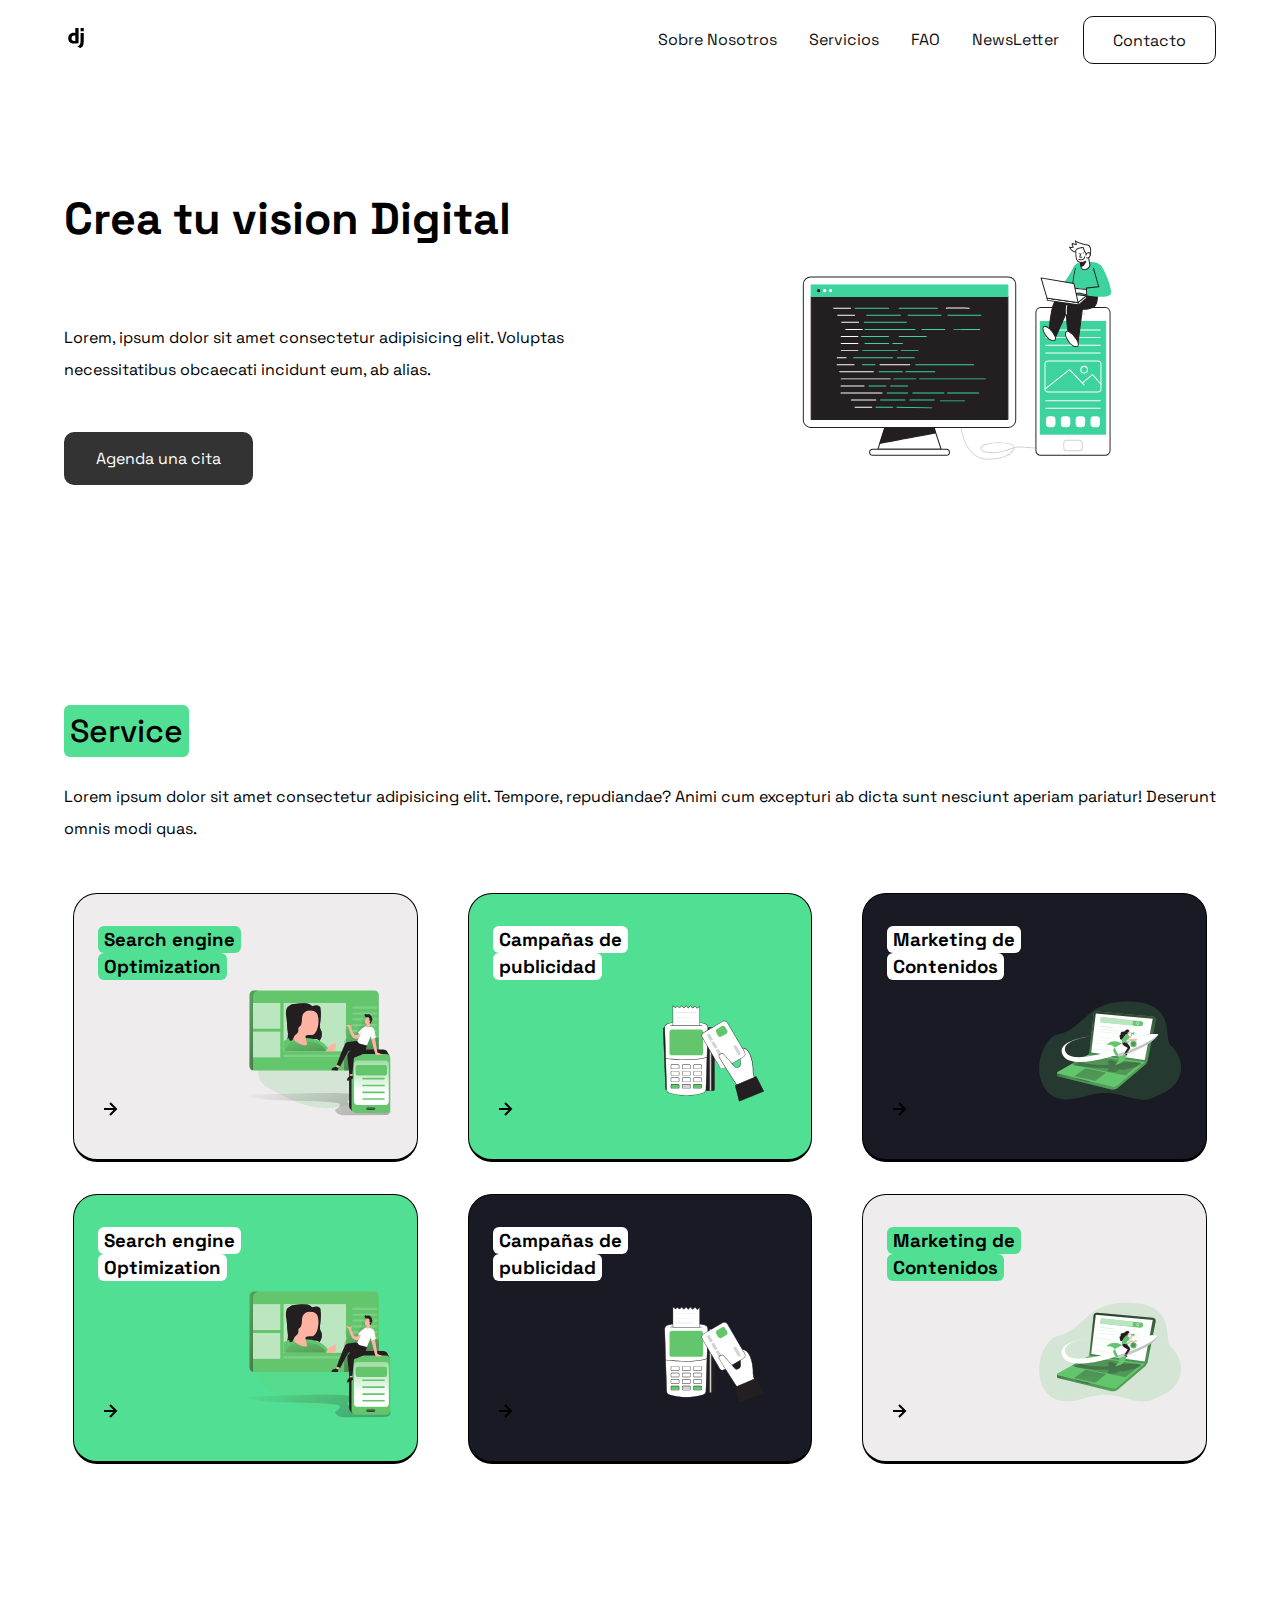
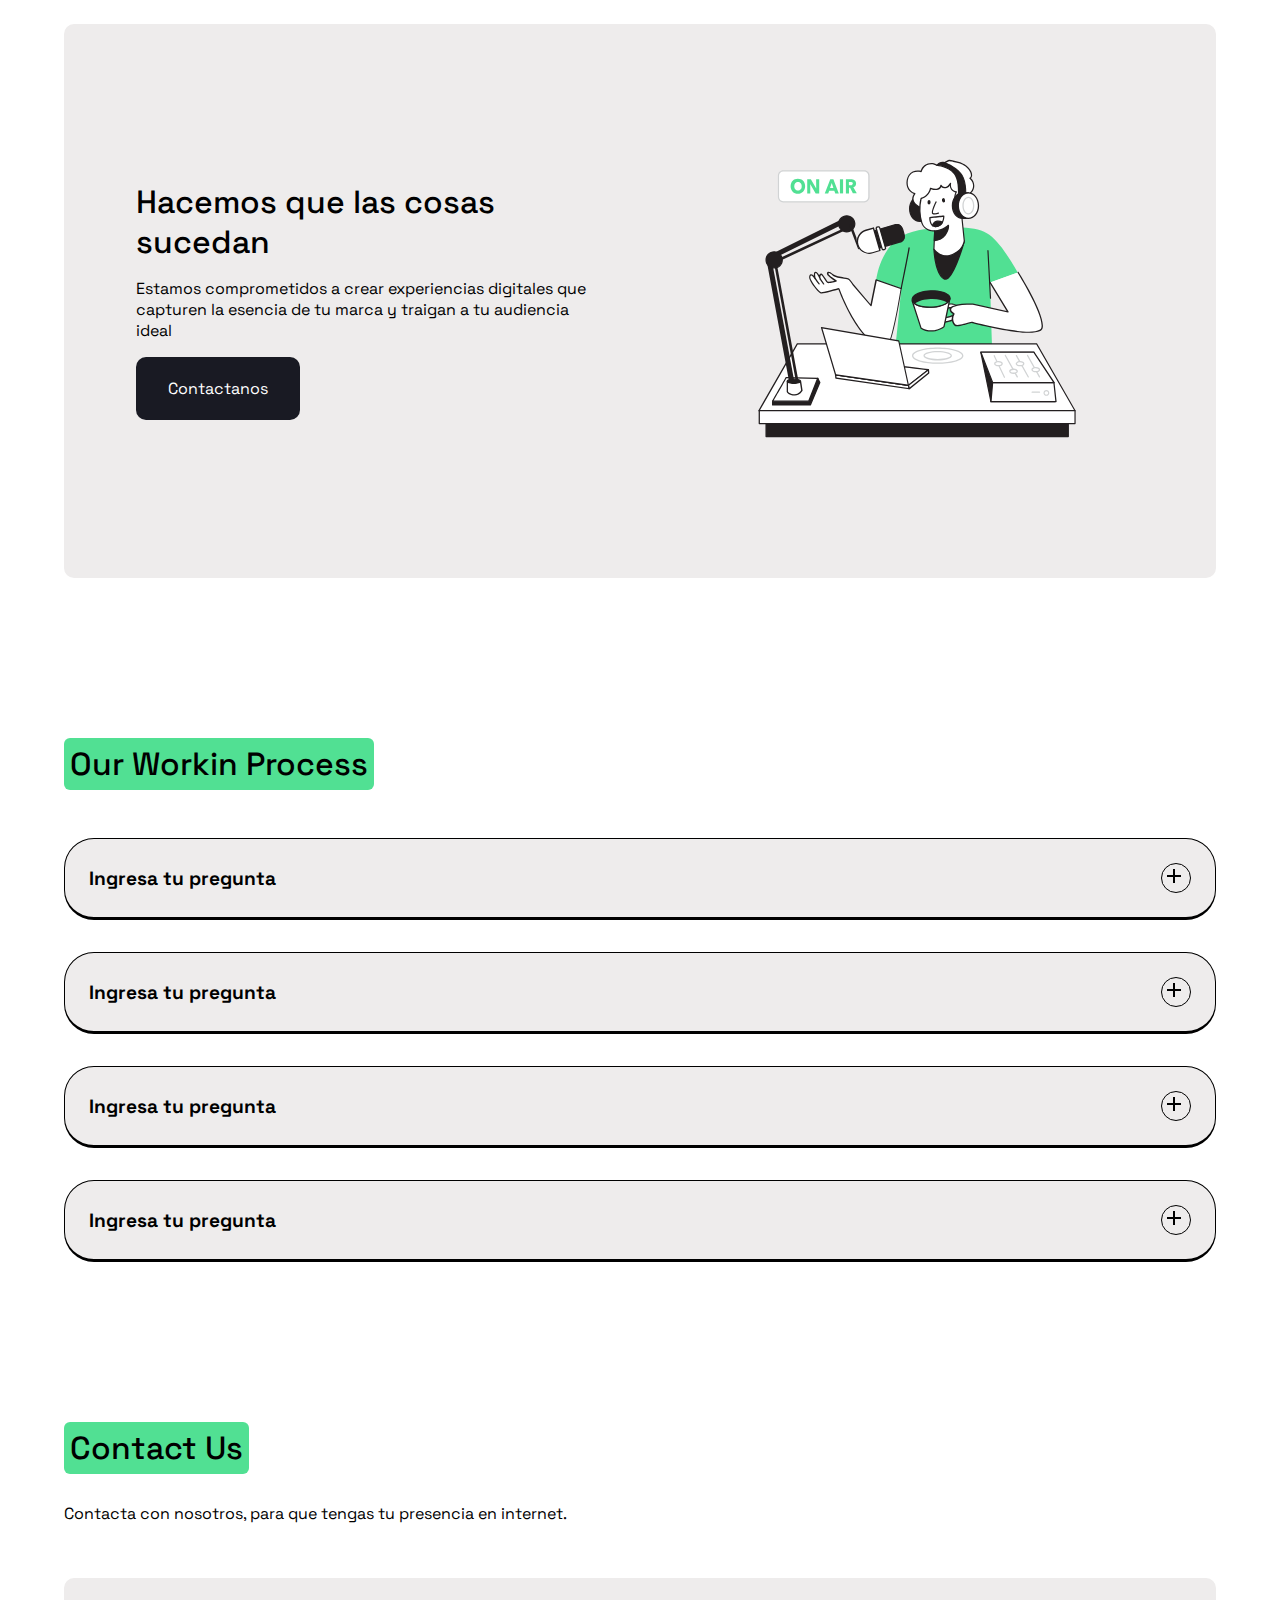
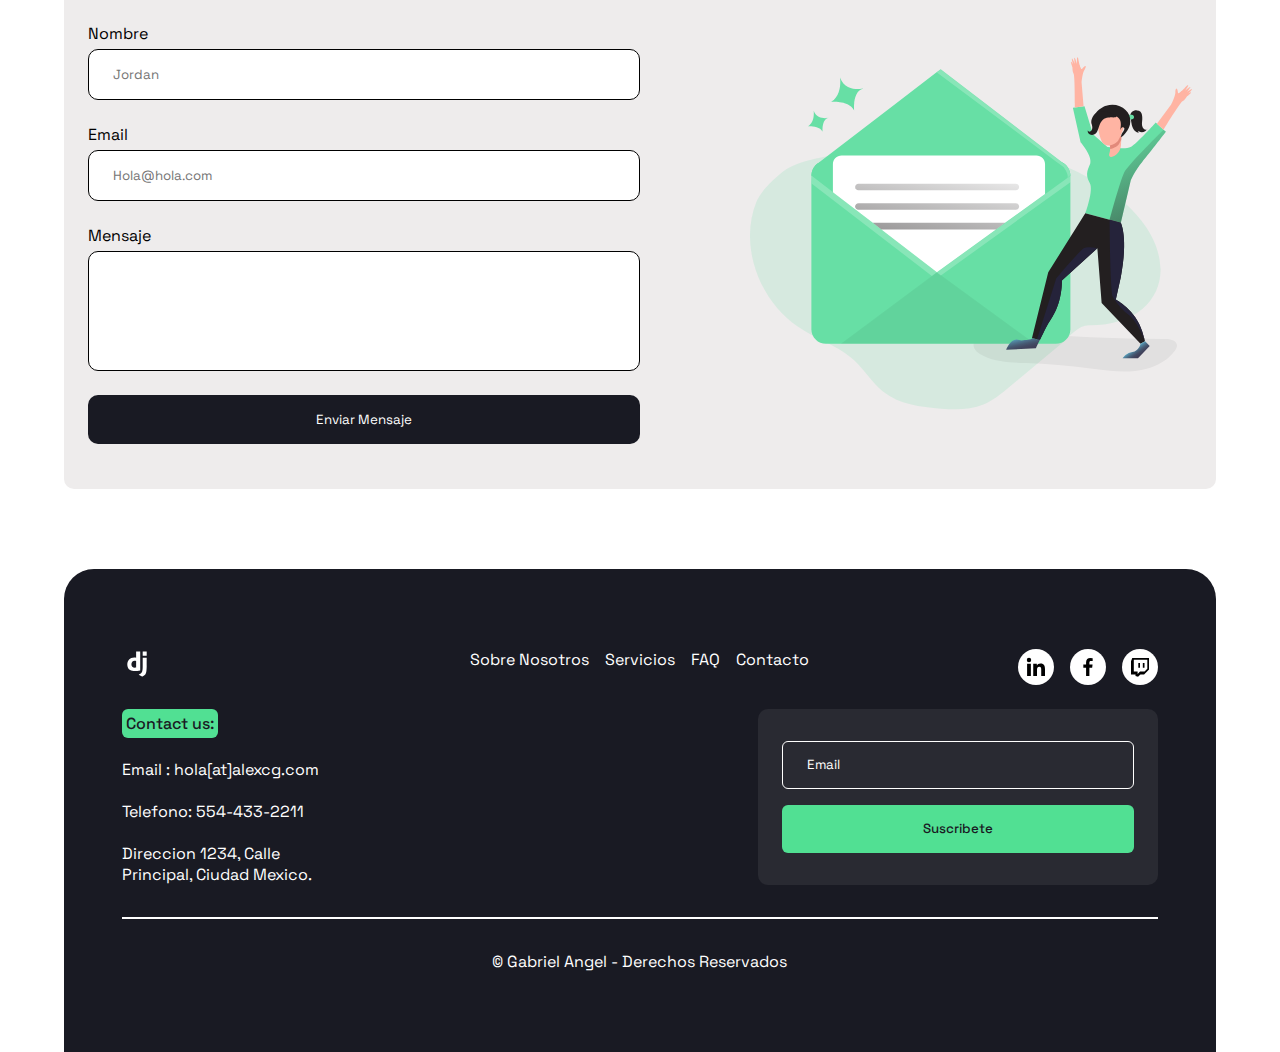
<file: index.html>
<!DOCTYPE html>
<html lang="en">
<head>
    <meta charset="UTF-8">
    <meta name="viewport" content="width=device-width, initial-scale=1.0">

    <title>Document</title>

    <link rel="stylesheet" href="style.css">
    <link rel="preconnect" href="https://fonts.googleapis.com">
    <link rel="preconnect" href="https://fonts.gstatic.com" crossorigin>
    <link href="https://fonts.googleapis.com/css2?family=Space+Grotesk:wght@300..700&display=swap" rel="stylesheet">
</head>
<body>

    <div class="container">

        <header class="hero">

            <nav class="nav">
                <a href="./" class="nav__logo-link">
    
                    <img src="./svg/django.svg" alt="" class="nav__logo">
                </a>
        
                <label  class="nav__label">
                    <input type="checkbox" name="" id=""
                    class="nav__checkbox">
                </label>
        
                <ul class="nav__list">
        
                    <li class="nav__element">
                        <a href="#" class="nav__link">Sobre Nosotros</a>
                    </li>
        
                    <li class="nav__element">
                        <a href="#" class="nav__link">Servicios</a>
                    </li>
        
                    <li class="nav__element">
                        <a href="#" class="nav__link">FAO</a>
                    </li>
        
                    <li class="nav__element">
                        <a href="#" class="nav__link">NewsLetter</a>
                    </li>
        
                    <li class="nav__element">
                        <a href="#" class="nav__link nav__link--cta">Contacto</a>
                    </li>
                    
                </ul>
            </nav>


            <section class="hero__main">
                <h1 class="hero__title">Crea tu vision Digital</h1>

                <figure class="hero__figure">
                    <img src="./svg/coding-29.svg" alt="" class="hero__img">
                </figure>

                <p class="hero__paragraph">Lorem, ipsum dolor sit amet consectetur adipisicing elit. Voluptas necessitatibus obcaecati incidunt eum, ab alias.</p>

                <a href="#" class="hero__cta">Agenda una cita</a>


            </section>
      
        </header>

        <main class="main">

            <section class="services">

                <h2 class="title title__highlight">Service</h2>

                <p class="paragraph">Lorem ipsum dolor sit amet consectetur adipisicing elit. Tempore, repudiandae? Animi cum excepturi ab dicta sunt nesciunt aperiam pariatur! Deserunt omnis modi quas.</p>

                <section class="services__container">

                    <article class="services__article services__article--gray">

                        <h3 class="services__title">
                            <span class="services__span">
                                Search engine
                            </span>
                            <span class="services__span">
                               Optimization
                            </span>
                        </h3>

                        <div class="services__content">

                            <a href="#" class="services__link">
                                <img src="./svg/arrow.svg" alt="" class="services__arrow">
                            </a>

                            <img src="./svg/vid.svg" alt="" class="services__img">

                        </div>

                    </article>

                    <article class="services__article services__article--yellow">

                        <h3 class="services__title">
                            <span class="services__span">
                                Campañas de 
                            </span>
                            <span class="services__span">
                               publicidad
                            </span>
                        </h3>

                        <div class="services__content">

                            <a href="#" class="services__link">
                                <img src="./svg/arrow.svg" alt="" class="services__arrow">
                            </a>

                            <img src="./svg/pay.svg" alt="" class="services__img">
                            
                        </div>

                    </article>

                    <article class="services__article services__article--black">

                        <h3 class="services__title">
                            <span class="services__span">
                                Marketing de
                            </span>
                            <span class="services__span">
                               Contenidos
                            </span>
                        </h3>

                        <div class="services__content">

                            <a href="#" class="services__link">
                                <img src="./svg/arrow.svg" alt="" class="services__arrow">
                            </a>

                            <img src="./svg/mark.svg" alt="" class="services__img">
                            
                        </div>

                    </article>

                    <article class="services__article services__article--yellow">

                        <h3 class="services__title">
                            <span class="services__span">
                                Search engine
                            </span>
                            <span class="services__span">
                               Optimization
                            </span>
                        </h3>

                        <div class="services__content">

                            <a href="#" class="services__link">
                                <img src="./svg/arrow.svg" alt="" class="services__arrow">
                            </a>

                            <img src="./svg/vid.svg" alt="" class="services__img">

                        </div>
                        
                    </article>

                    <article class="services__article services__article--black">

                        <h3 class="services__title">
                            <span class="services__span">
                                Campañas de 
                            </span>
                            <span class="services__span">
                               publicidad
                            </span>
                        </h3>

                        <div class="services__content">

                            <a href="#" class="services__link">
                                <img src="./svg/arrow.svg" alt="" class="services__arrow">
                            </a>

                            <img src="./svg/pay.svg" alt="" class="services__img">
                            
                        </div>

                    </article>

                    <article class="services__article services__article--gray">

                        <h3 class="services__title">
                            <span class="services__span">
                                Marketing de
                            </span>
                            <span class="services__span">
                               Contenidos
                            </span>
                        </h3>

                        <div class="services__content">

                            <a href="#" class="services__link">
                                <img src="./svg/arrow.svg" alt="" class="services__arrow">
                            </a>

                            <img src="./svg/mark.svg" alt="" class="services__img">
                            
                        </div>

                    </article>

                </section>

            </section>
            

            <section class="cta">
                <article class="cta__content">

                    <div class="cta__texts">
                        <h2 class="title">Hacemos que las cosas sucedan</h2>

                        <p class="cta__paragraph">Estamos comprometidos a crear experiencias digitales que capturen la esencia de tu marca y traigan a tu audiencia ideal</p>

                        <a href="#" class="cta__links">Contactanos</a>

                    </div>

                    <figure class="cta__figure">
                        <img src="./svg/radio-presenter-54.svg" 
                        class="cta__img">
                    </figure>

                </article>
            </section>

            <section class="faq">

                <h2 class="title title__highlight">
                   Our Workin Process 
                </h2>

                <section class="faq__container">

                    <details class="faq__item">

                        <summary class="faq__question">
                            <h4 class="faq__title">
                                Ingresa tu pregunta
                            </h4>
                        </summary>

                        <article class="faq__answer">
                            <p>Lorem, ipsum dolor sit amet consectetur adipisicing elit. Consequatur ipsum laboriosam natus, maiores dolor facere atque omnis possimus fugit! Delectus ullam exercitationem culpa inventore tenetur nesciunt qui modi eum enim.</p>
                        </article>

                    </details>

                    <details class="faq__item">

                        <summary class="faq__question">
                            <h4 class="faq__title">
                                Ingresa tu pregunta
                            </h4>
                        </summary>

                        <article class="faq__answer">
                            <p>Lorem, ipsum dolor sit amet consectetur adipisicing elit. Consequatur ipsum laboriosam natus, maiores dolor facere atque omnis possimus fugit! Delectus ullam exercitationem culpa inventore tenetur nesciunt qui modi eum enim.</p>
                        </article>

                    </details>

                    <details class="faq__item">

                        <summary class="faq__question">
                            <h4 class="faq__title">
                                Ingresa tu pregunta
                            </h4>
                        </summary>

                        <article class="faq__answer">
                            <p>Lorem, ipsum dolor sit amet consectetur adipisicing elit. Consequatur ipsum laboriosam natus, maiores dolor facere atque omnis possimus fugit! Delectus ullam exercitationem culpa inventore tenetur nesciunt qui modi eum enim.</p>
                        </article>

                    </details>

                    <details class="faq__item">

                        <summary class="faq__question">
                            <h4 class="faq__title">
                                Ingresa tu pregunta
                            </h4>
                        </summary>

                        <article class="faq__answer">
                            <p>Lorem, ipsum dolor sit amet consectetur adipisicing elit. Consequatur ipsum laboriosam natus, maiores dolor facere atque omnis possimus fugit! Delectus ullam exercitationem culpa inventore tenetur nesciunt qui modi eum enim.</p>
                        </article>

                    </details>

                </section>


            </section>

            <section class="contact">
                <h2 class="title title__highlight">
                    Contact Us
                </h2>
                <p class="paragraph">Contacta con nosotros, para que tengas tu presencia en internet. 
                </p>

                <section class="contact__content">

                    <form  class="contact__form">

                        <label  class="contact__label">
                            Nombre
                            <input type="text"
                            placeholder="Jordan"
                            class="contact__input">
                        </label>

                        <label  class="contact__label">
                            Email
                            <input type="email"
                            placeholder="Hola@hola.com"
                            class="contact__input">
                        </label>

                        <label  class="contact__label">
                            Mensaje
                            <textarea 
                            class="contact__area"
                            placeholder="Mensaje...">
                        </textarea>
                        </label>

                        <input type="submit" value="Enviar Mensaje" class="contact__submit">

                    </form>

                    <figure class="contact__figure">
                        <img src="./svg/message-received-38.svg" alt="">
                    </figure>

                </section>

            </section>

        </main> 

    </div>

    <footer class="footer">
        <div class="footer__content">
            <section class="footer__main">

                <a href="#" class="footer__logo-link">
                    <img src="./svg/logo.svg" 
                    class="footer__logo">
                </a>

                <nav class="footer__links">
                    <a href="#" class="footer__link">Sobre Nosotros</a>
                    <a href="#" class="footer__link">Servicios</a>
                    <a href="#" class="footer__link">FAQ</a>
                    <a href="#" class="footer__link">Contacto</a>
                </nav>

                <article class="footer__contact">

                    <h4 class="footer__copy">Contact us:</h4>

                    <p class="footer__info">
                        Email : hola[at]alexcg.com
                    </p>

                    <p class="footer__info">
                        Telefono: 554-433-2211
                    </p>

                    <p class="footer__info">
                        Direccion 1234, Calle Principal,
                        Ciudad Mexico.
                    </p>

                </article>

                <form class="footer__newsletter">

                    <input type="email" 
                    placeholder="Email" 
                    class="footer__email">

                    <input type="submit" 
                    value="Suscribete"
                    class="footer__submit">

                </form>

                <nav class="footer__social">

                    <a href="#" class="footer__social-links">
                        <img src="./svg/linkedin.svg" class="footer__media">
                    </a>

                    <a href="#" class="footer__social-links">
                        <img src="./svg/facebook.svg" class="footer__media">
                    </a>

                    <a href="#" class="footer__social-links">
                        <img src="./svg/twitch.svg" class="footer__media">
                    </a>
                </nav>

            </section>

            <section class="footer__copyright">
                <p class="footer__copyright-text">
                    &copy; Gabriel Angel - Derechos Reservados
                </p>
            </section>
        </div>
    </footer>
    
    
</body>
</html>
</file>
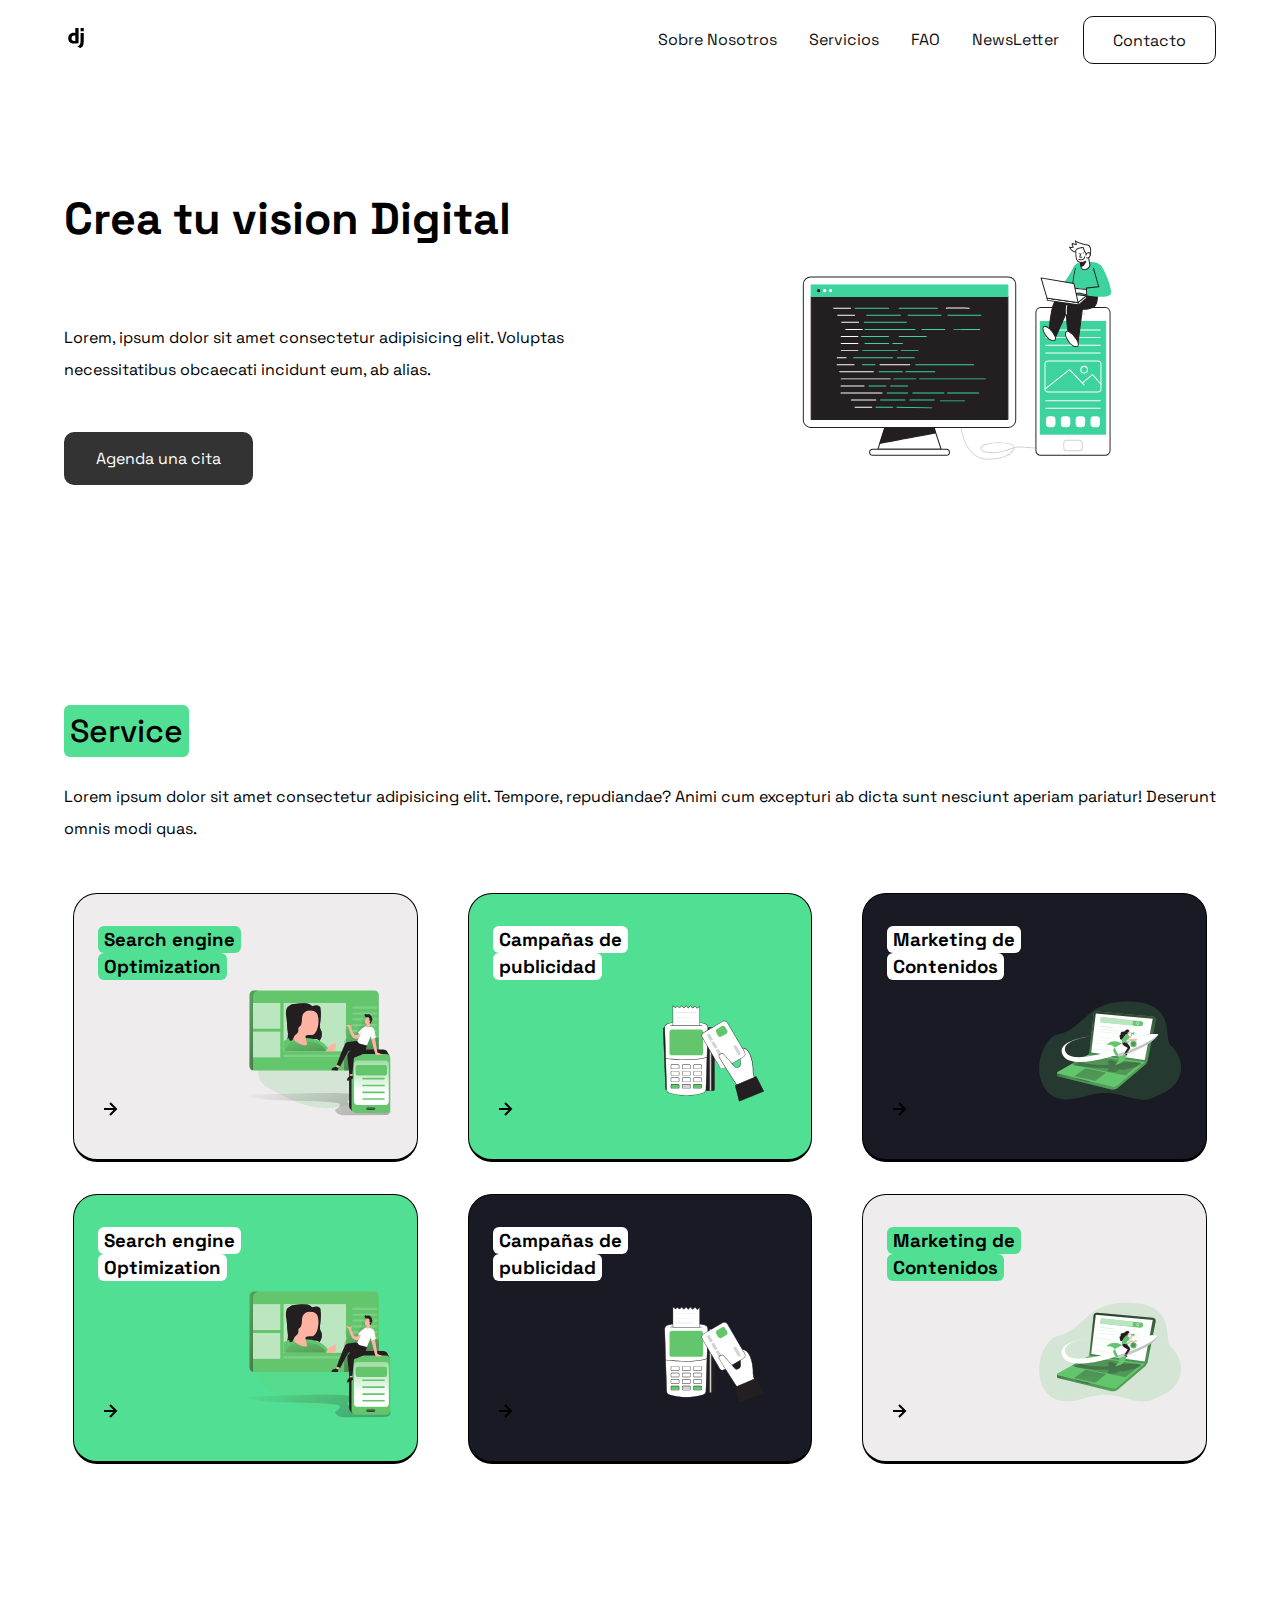
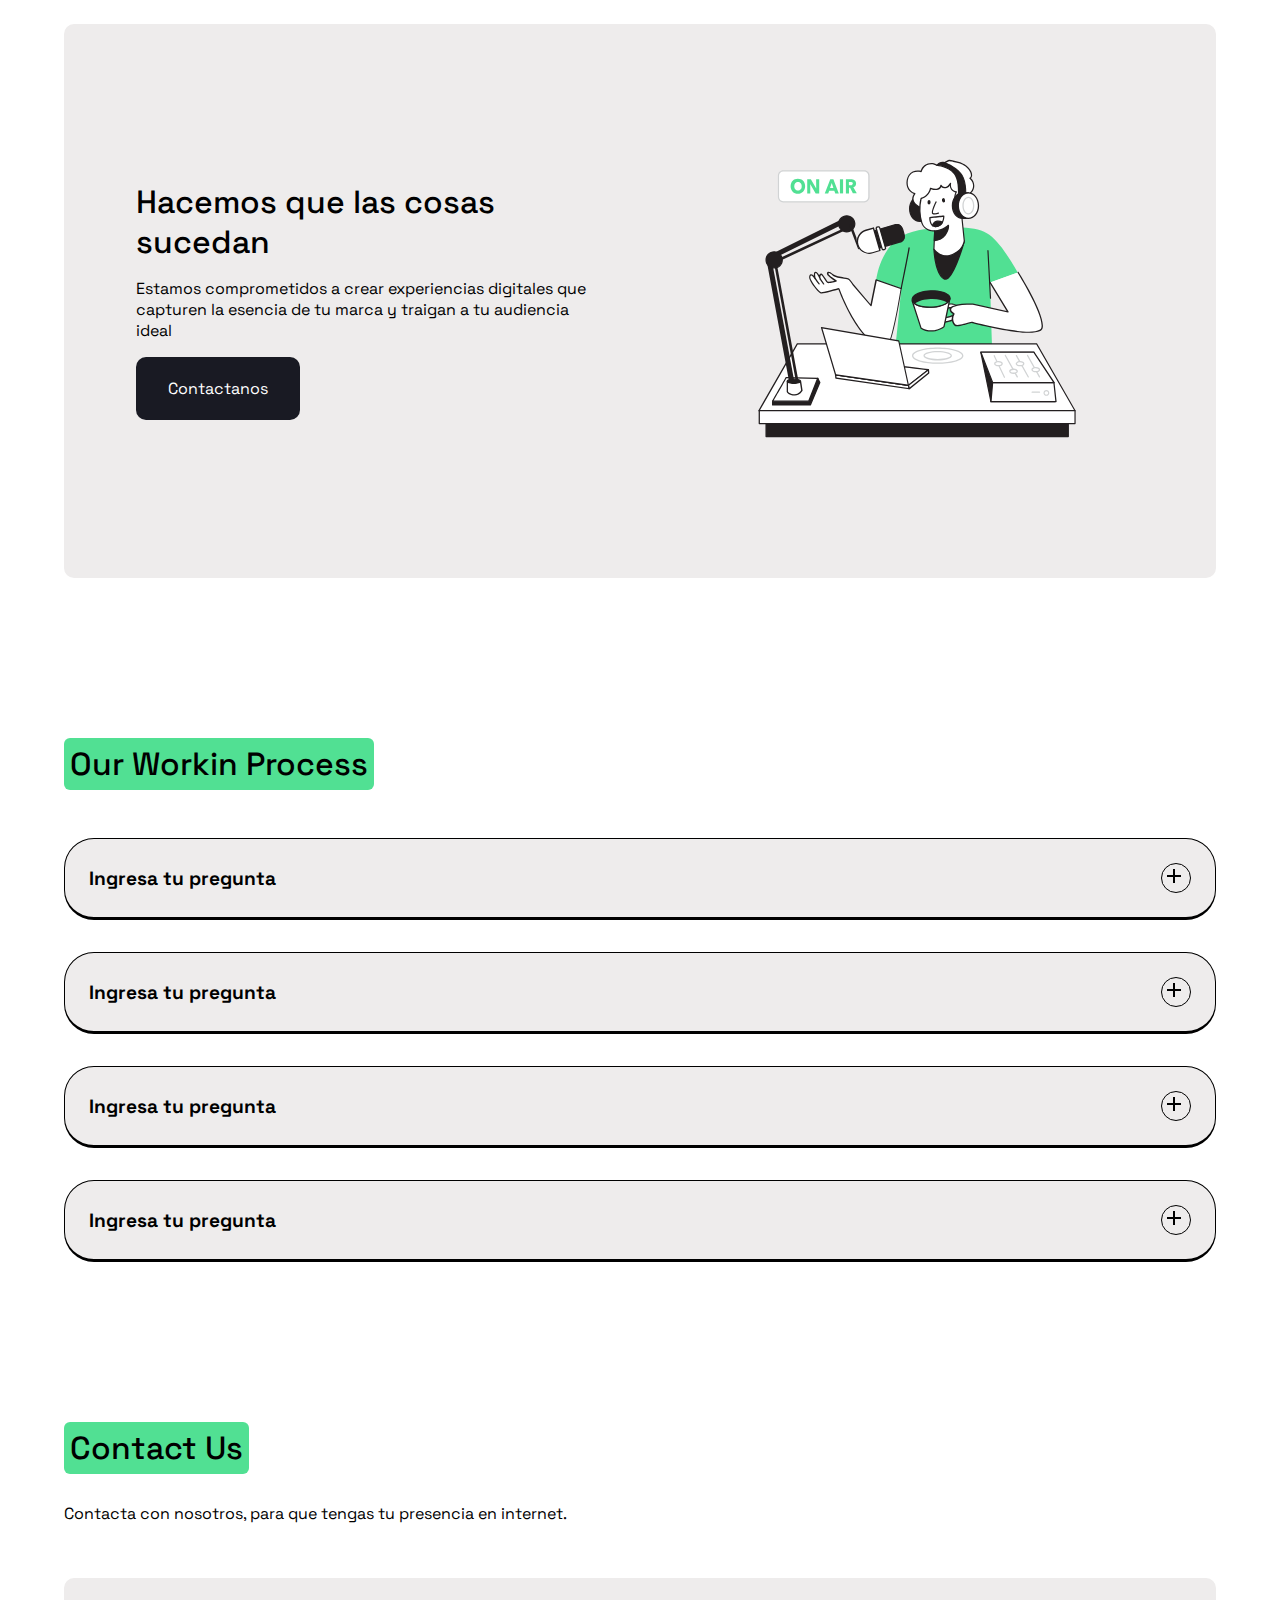
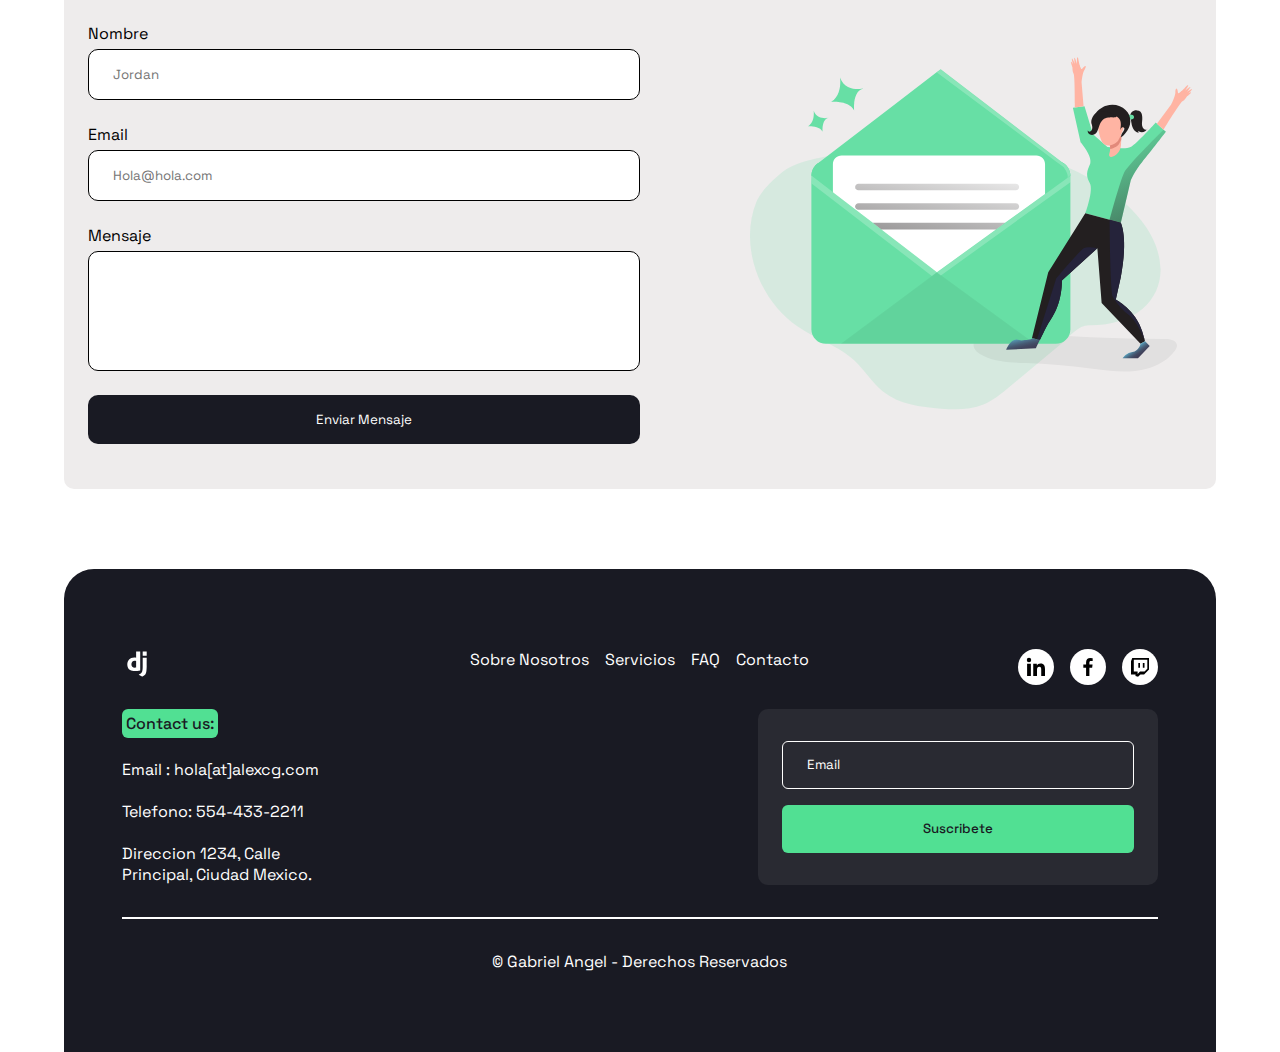
<file: docs/index.html>
<!DOCTYPE html>
<html lang="en">
<head>
    <meta charset="UTF-8">
    <meta name="viewport" content="width=device-width, initial-scale=1.0">

    <title>Document</title>

    <link rel="stylesheet" href="style.css">
    <link rel="preconnect" href="https://fonts.googleapis.com">
    <link rel="preconnect" href="https://fonts.gstatic.com" crossorigin>
    <link href="https://fonts.googleapis.com/css2?family=Space+Grotesk:wght@300..700&display=swap" rel="stylesheet">
</head>
<body>

    <div class="container">

        <header class="hero">

            <nav class="nav">
                <a href="./" class="nav__logo-link">
    
                    <img src="./svg/django.svg" alt="" class="nav__logo">
                </a>
        
                <label  class="nav__label">
                    <input type="checkbox" name="" id=""
                    class="nav__checkbox">
                </label>
        
                <ul class="nav__list">
        
                    <li class="nav__element">
                        <a href="#" class="nav__link">Sobre Nosotros</a>
                    </li>
        
                    <li class="nav__element">
                        <a href="./home.html" class="nav__link">Servicios</a>
                    </li>
        
                    <li class="nav__element">
                        <a href="#" class="nav__link">FAO</a>
                    </li>
        
                    <li class="nav__element">
                        <a href="#" class="nav__link">NewsLetter</a>
                    </li>
        
                    <li class="nav__element">
                        <a href="#" class="nav__link nav__link--cta">Contacto</a>
                    </li>
                    
                </ul>
            </nav>


            <section class="hero__main">
                <h1 class="hero__title">Crea tu vision Digital</h1>

                <figure class="hero__figure">
                    <img src="./svg/coding-29.svg" alt="" class="hero__img">
                </figure>

                <p class="hero__paragraph">Lorem, ipsum dolor sit amet consectetur adipisicing elit. Voluptas necessitatibus obcaecati incidunt eum, ab alias.</p>

                <a href="#" class="hero__cta">Agenda una cita</a>


            </section>
      
        </header>

        <main class="main">

            <section class="services">

                <h2 class="title title__highlight">Service</h2>

                <p class="paragraph">Lorem ipsum dolor sit amet consectetur adipisicing elit. Tempore, repudiandae? Animi cum excepturi ab dicta sunt nesciunt aperiam pariatur! Deserunt omnis modi quas.</p>

                <section class="services__container">

                    <article class="services__article services__article--gray">

                        <h3 class="services__title">
                            <span class="services__span">
                                Search engine
                            </span>
                            <span class="services__span">
                               Optimization
                            </span>
                        </h3>

                        <div class="services__content">

                            <a href="#" class="services__link">
                                <img src="./svg/arrow.svg" alt="" class="services__arrow">
                            </a>

                            <img src="./svg/vid.svg" alt="" class="services__img">

                        </div>

                    </article>

                    <article class="services__article services__article--yellow">

                        <h3 class="services__title">
                            <span class="services__span">
                                Campañas de 
                            </span>
                            <span class="services__span">
                               publicidad
                            </span>
                        </h3>

                        <div class="services__content">

                            <a href="#" class="services__link">
                                <img src="./svg/arrow.svg" alt="" class="services__arrow">
                            </a>

                            <img src="./svg/pay.svg" alt="" class="services__img">
                            
                        </div>

                    </article>

                    <article class="services__article services__article--black">

                        <h3 class="services__title">
                            <span class="services__span">
                                Marketing de
                            </span>
                            <span class="services__span">
                               Contenidos
                            </span>
                        </h3>

                        <div class="services__content">

                            <a href="#" class="services__link">
                                <img src="./svg/arrow.svg" alt="" class="services__arrow">
                            </a>

                            <img src="./svg/mark.svg" alt="" class="services__img">
                            
                        </div>

                    </article>

                    <article class="services__article services__article--yellow">

                        <h3 class="services__title">
                            <span class="services__span">
                                Search engine
                            </span>
                            <span class="services__span">
                               Optimization
                            </span>
                        </h3>

                        <div class="services__content">

                            <a href="#" class="services__link">
                                <img src="./svg/arrow.svg" alt="" class="services__arrow">
                            </a>

                            <img src="./svg/vid.svg" alt="" class="services__img">

                        </div>
                        
                    </article>

                    <article class="services__article services__article--black">

                        <h3 class="services__title">
                            <span class="services__span">
                                Campañas de 
                            </span>
                            <span class="services__span">
                               publicidad
                            </span>
                        </h3>

                        <div class="services__content">

                            <a href="#" class="services__link">
                                <img src="./svg/arrow.svg" alt="" class="services__arrow">
                            </a>

                            <img src="./svg/pay.svg" alt="" class="services__img">
                            
                        </div>

                    </article>

                    <article class="services__article services__article--gray">

                        <h3 class="services__title">
                            <span class="services__span">
                                Marketing de
                            </span>
                            <span class="services__span">
                               Contenidos
                            </span>
                        </h3>

                        <div class="services__content">

                            <a href="#" class="services__link">
                                <img src="./svg/arrow.svg" alt="" class="services__arrow">
                            </a>

                            <img src="./svg/mark.svg" alt="" class="services__img">
                            
                        </div>

                    </article>

                </section>

            </section>
            

            <section class="cta">
                <article class="cta__content">

                    <div class="cta__texts">
                        <h2 class="title">Hacemos que las cosas sucedan</h2>

                        <p class="cta__paragraph">Estamos comprometidos a crear experiencias digitales que capturen la esencia de tu marca y traigan a tu audiencia ideal</p>

                        <a href="#" class="cta__links">Contactanos</a>

                    </div>

                    <figure class="cta__figure">
                        <img src="./svg/radio-presenter-54.svg" 
                        class="cta__img">
                    </figure>

                </article>
            </section>

            <section class="faq">

                <h2 class="title title__highlight">
                   Our Workin Process 
                </h2>

                <section class="faq__container">

                    <details class="faq__item">

                        <summary class="faq__question">
                            <h4 class="faq__title">
                                Ingresa tu pregunta
                            </h4>
                        </summary>

                        <article class="faq__answer">
                            <p>Lorem, ipsum dolor sit amet consectetur adipisicing elit. Consequatur ipsum laboriosam natus, maiores dolor facere atque omnis possimus fugit! Delectus ullam exercitationem culpa inventore tenetur nesciunt qui modi eum enim.</p>
                        </article>

                    </details>

                    <details class="faq__item">

                        <summary class="faq__question">
                            <h4 class="faq__title">
                                Ingresa tu pregunta
                            </h4>
                        </summary>

                        <article class="faq__answer">
                            <p>Lorem, ipsum dolor sit amet consectetur adipisicing elit. Consequatur ipsum laboriosam natus, maiores dolor facere atque omnis possimus fugit! Delectus ullam exercitationem culpa inventore tenetur nesciunt qui modi eum enim.</p>
                        </article>

                    </details>

                    <details class="faq__item">

                        <summary class="faq__question">
                            <h4 class="faq__title">
                                Ingresa tu pregunta
                            </h4>
                        </summary>

                        <article class="faq__answer">
                            <p>Lorem, ipsum dolor sit amet consectetur adipisicing elit. Consequatur ipsum laboriosam natus, maiores dolor facere atque omnis possimus fugit! Delectus ullam exercitationem culpa inventore tenetur nesciunt qui modi eum enim.</p>
                        </article>

                    </details>

                    <details class="faq__item">

                        <summary class="faq__question">
                            <h4 class="faq__title">
                                Ingresa tu pregunta
                            </h4>
                        </summary>

                        <article class="faq__answer">
                            <p>Lorem, ipsum dolor sit amet consectetur adipisicing elit. Consequatur ipsum laboriosam natus, maiores dolor facere atque omnis possimus fugit! Delectus ullam exercitationem culpa inventore tenetur nesciunt qui modi eum enim.</p>
                        </article>

                    </details>

                </section>


            </section>

            <section class="contact">
                <h2 class="title title__highlight">
                    Contact Us
                </h2>
                <p class="paragraph">Contacta con nosotros, para que tengas tu presencia en internet. 
                </p>

                <section class="contact__content">

                    <form  class="contact__form">

                        <label  class="contact__label">
                            Nombre
                            <input type="text"
                            placeholder="Jordan"
                            class="contact__input">
                        </label>

                        <label  class="contact__label">
                            Email
                            <input type="email"
                            placeholder="Hola@hola.com"
                            class="contact__input">
                        </label>

                        <label  class="contact__label">
                            Mensaje
                            <textarea 
                            class="contact__area"
                            placeholder="Mensaje...">
                        </textarea>
                        </label>

                        <input type="submit" value="Enviar Mensaje" class="contact__submit">

                    </form>

                    <figure class="contact__figure">
                        <img src="./svg/message-received-38.svg" alt="">
                    </figure>

                </section>

            </section>

        </main> 

    </div>

    <footer class="footer">
        <div class="footer__content">
            <section class="footer__main">

                <a href="#" class="footer__logo-link">
                    <img src="./svg/logo.svg" 
                    class="footer__logo">
                </a>

                <nav class="footer__links">
                    <a href="#" class="footer__link">Sobre Nosotros</a>
                    <a href="#" class="footer__link">Servicios</a>
                    <a href="#" class="footer__link">FAQ</a>
                    <a href="#" class="footer__link">Contacto</a>
                </nav>

                <article class="footer__contact">

                    <h4 class="footer__copy">Contact us:</h4>

                    <p class="footer__info">
                        Email : hola[at]alexcg.com
                    </p>

                    <p class="footer__info">
                        Telefono: 554-433-2211
                    </p>

                    <p class="footer__info">
                        Direccion 1234, Calle Principal,
                        Ciudad Mexico.
                    </p>

                </article>

                <form class="footer__newsletter">

                    <input type="email" 
                    placeholder="Email" 
                    class="footer__email">

                    <input type="submit" 
                    value="Suscribete"
                    class="footer__submit">

                </form>

                <nav class="footer__social">

                    <a href="#" class="footer__social-links">
                        <img src="./svg/linkedin.svg" class="footer__media">
                    </a>

                    <a href="#" class="footer__social-links">
                        <img src="./svg/facebook.svg" class="footer__media">
                    </a>

                    <a href="#" class="footer__social-links">
                        <img src="./svg/twitch.svg" class="footer__media">
                    </a>
                </nav>

            </section>

            <section class="footer__copyright">
                <p class="footer__copyright-text">
                    &copy; Gabriel Angel - Derechos Reservados
                </p>
            </section>
        </div>
    </footer>
    
    
</body>
</html>
</file>
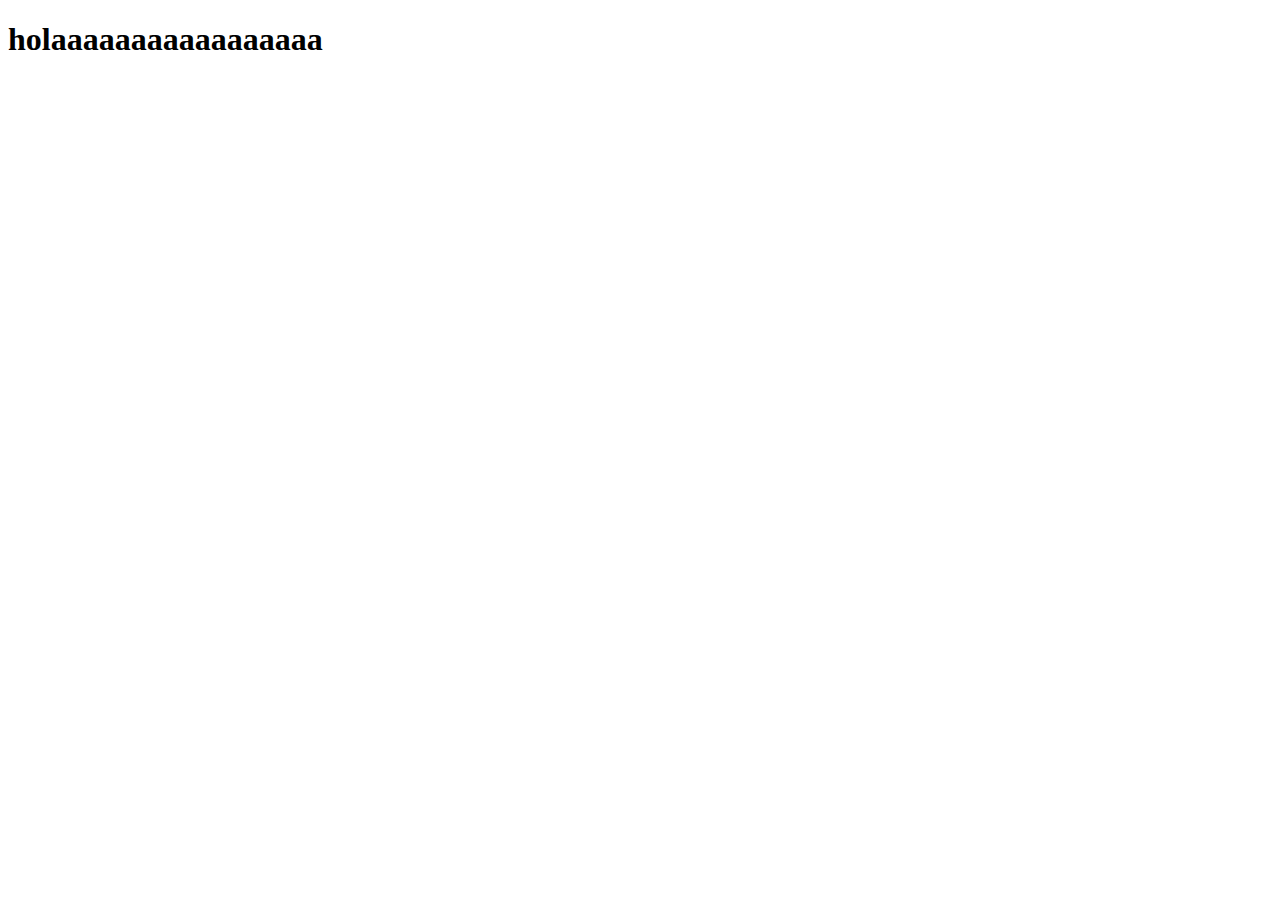
<file: docs/home.html>
<!DOCTYPE html>
<html lang="en">
<head>
    <meta charset="UTF-8">
    <meta name="viewport" content="width=device-width, initial-scale=1.0">
    <title>Document</title>
</head>
<body>
    <h1>holaaaaaaaaaaaaaaaaa</h1>
</body>
</html>
</file>
<file: style.css>
*,
::before,
::after{
    margin: 0;
    box-sizing: border-box;
}


:root{
    --color-primario: #51e093;/*#B9FF66-#3dd89d*/
    --color-secundario: #191A23;
    --gray-color: #eeecec;/*#f3f3f3*/

    --padding-container: 80px 0;
}


body, input,textarea,button{
    font-family: "Space Grotesk", sans-serif;
}

.container{
   
    width: min(90%, 1200px);
    margin: 0 auto;
    overflow: hidden;
}


/*--------------HERO-------------**/
.nav{

    --nav-icon-background: url("./svg/menu.svg");
    --transform-list-menu: translate(-100%);

    display: flex;
    align-items: center;
    justify-content: space-between;
    height: 80px;
    
}

.nav:has(.nav__checkbox:checked){
    --nav-icon-background: url("./svg/cerrar.svg");
    --transform-list-menu: translate(0);
}

.nav__checkbox{
    display: none;
}

.nav__label, .nav__logo-link{
    z-index: 100;
}

.nav__label{
width: 36px;
height: 36px;
background-image: var(--nav-icon-background);
background-size: cover;
cursor: pointer;
transition: background-image .4s;
}

.nav__list{
    position: absolute;
    inset: 0;

    display: grid;
    place-content: center;
    gap: 1rem;

    text-align: center;
    list-style: none;
    background-color: white;
    padding: 0;

    transform: var(--transform-list-menu);
    transition: transform .5s;
}

.nav__link{
    display: inline-block;
    padding: .8rem .5rem;
    color: #111;
    text-decoration: none;
}
.nav__link--cta{
    border:  1px solid #111;
    border-radius: 10px;
    padding-left: 1.8rem;
    padding-right: 1.8rem;
}

.nav__link:hover{
    text-decoration: underline 1px solid #51e093;
    ;
}



/*******hero main**********/

.hero__main{
    padding: 30px 0;
    display: grid;
    gap: 1rem;
}

.hero__title{
    font-size: clamp(2rem, 4vw + 1rem ,2.8rem);
}

.hero__figure{
    width: min(100%, 380px);
    justify-self: center;
}

.hero__img{
    width: 100%;
}

.hero__paragraph{
    font-family: 1.5rem;
    line-height: 2;
}

.hero__cta{
    background-color: #333;
    color: #fff;
    text-decoration: none;
    padding: 1rem 0;
    border-radius: 10px;
    text-align: center;
}



/**********services**********/
.services{
    padding: var(--padding-container);
}

.title{
    font-size: 2rem;
    font-weight: 500;
}

.title__highlight{
    padding: 6px;
    border-radius: 6px;
    display: inline-block;
    background-color: var(--color-primario);
}

.paragraph{
    margin-top: 1.5rem;
    line-height: 2;
}

.services__container{
    margin-top: 3rem;
    display: grid;
    grid-template-columns: repeat(auto-fit, minmax(min(300px, 100%), 1fr));
    gap: 2rem;
}

.services__article{
    width: min(95%, 450px);
    margin: 0 auto;
    padding: 2rem 1.5rem;
    border-radius: 1.5rem;
    border: 1px solid black;
    border-bottom-width: 3px;
}

.services__article--gray{
    background-color: var(--gray-color);
    --color-title: var(--color-primario);
}

.services__article--yellow{
    background-color: var(--color-primario);
    --color-title: white;
}
.services__article--black{
    background-color: var(--color-secundario);
    --color-title: white;

}

.service__title{
    font-size: 1.3rem;
    font-weight: 500;
}

.services__span{
    background-color: var(--color-title);
    width: max-content;
    display: block;
    padding: 2px 6px;
    border-radius: 6px;
}


.services__content{
    display: flex;
    justify-content: space-between;
    align-items: flex-end;
}

.services__link{
    display: block;
    width: 30px;
    height: 30px;
}

.services__img{
    min-width: 80px;
    max-width: 160px;
    width: 50%;
}

/******   CTA   ********/

.cta{
    margin:  80px 0;
    background-color: var(--gray-color);
    border-radius: 10px;
    padding: 3rem 1rem;
}
.cta__content{
    width: 90%;
    margin: 0 auto;
    display: grid;
    gap: 2rem;
}

.cta__texts{
    display: grid;
    gap: 1rem;
}

.cta__links{
    background-color: var(--color-secundario);
    padding: 1.3rem 0;
    border-radius: 10px;
    color: white;
    text-decoration: none;
    text-align: center;
}

.cta__figure{
    display: none;
}

.cta__img{
    width: 100%;
}

/*********** FAQ ***********/

.faq{
    padding: 80px 0;
}
.faq__container{
    display: grid;
    gap: 2rem;
    margin-top: 3rem;
}

.faq__item{
    background-color: var(--gray-color);
    padding: 1.5rem;
    border-radius: 30px;
    border:  1px solid black;
    border-bottom-width: 3px;

    --icon-question-url: url("./svg/open.svg");
}

.faq__item[open]{
    background-color: var(--color-primario);

    --icon-question-url: url("./svg/close.svg");
}

.faq__question{
    display: flex;
    align-items: center;
    cursor: pointer;
}

.faq__question::after{
    content: "";
    width: 30px;
    height: 30px;
    background-image: var(--icon-question-url);
    margin-left: auto;
    transition: background-image .3s;
    border-radius: 50%;
    padding: auto;
    border: 1px solid black;
}


.faq__title{
    font-size: 1.2rem;
    width: 60%;
}

.faq__answer{
    margin-top: 1rem;
    padding-top: 1rem;
    border-top: 1px solid #000;
}

/******* CONTACT ********/

.contact{
    padding:  80px 0;
}

.contact__content{
    margin-top: 3rem;

    background-color: var(--gray-color);
    border-radius: 10px;
    padding: 2rem 1.5rem;

    display: grid;
    gap: 2rem;
}

.contact__figure{
display: none;
}

.contact__img{
    width: 100%;
}

.contact__form{
    display: grid;
    gap: 1.5rem;
}

.contact__label{
    display: grid;
    gap: .3rem;
}

.contact__input,
.contact__area{
    padding: 1rem 1.5rem;
    border-radius: 10px;
    border: 1px solid black;
}

.contact__area{
    width: 100%;
    height: 120px;
    resize: none;
}

.contact__submit{
    background-color: #191A23;
    color: #fff;
    padding: 1rem;
    border-radius: 10px;
    border: none;
    cursor: pointer;
}

/**      FOOTER       **/

.footer{
    background-color: var(--color-secundario);
}

.footer__content{
    color: white;
    padding: 80px 0;
    width: min(90%, 1200px);
    overflow: hidden;
    margin: 0 auto;
}

.footer__main{
    display: grid;
    gap: 1.5rem;
    justify-items: center;
}

.footer__links{
display: flex;
flex-direction: column;
gap: 1rem;
text-align: center;
}
.footer__link{
    color: #fff;
    text-decoration: none;
}
.footer__link:hover{
    text-decoration: underline;
}

.footer__contact{
    max-width: 250px;
    display: grid;
    gap: 1.3rem;
    text-align: center;
}

.footer__copy{
    margin-top: 1rem;
    justify-self: center;
    background-color: var(--color-primario);
    color: var(--color-secundario);
    font-weight: 500;
    padding: 4px;
    border-radius: 6px;
}

.footer__newsletter{
    width: min(100%, 400px);
    padding: 2rem 1.5rem;
    background-color: #292a32;
    border-radius: 10px;
    display: grid;
    gap: 1rem;
    grid-template-rows: 48px 48px;
}

.footer__email{
    border: 1px solid white;
    border-radius: 6px;
    padding: 0 1.5rem;
    background-color: transparent;
    color: white;
}
.footer__email::placeholder{
    color: white;
}

.footer__submit{
    background-color: var(--color-primario);
    color: var(--color-secundario);
    border: none;
    font-weight: 500;
    border-radius: 6px;
    cursor: pointer;
}

.footer__social{
    display: grid;
    grid-auto-flow: column;
    gap: 1rem;
}

.footer__social-links{
    width: 36px;
    height: 36px;
    background-color: white;
    border-radius: 50%;
    display: flex;
    align-items: center;
    justify-content: center;
}
.footer__social-links:hover{
    background-color: var(--color-primario);
    transition: all 0.3s;
}

.footer__copyright{
    margin-top: 2rem;
    padding-top: 2rem;
    border-top: 2px solid #fff;
}

.footer__copyright-text{
    text-align: center;
}

.footer__logo{
    width: 30px;
    height: 30px;
}





@media (width >= 768px){
    .hero__main{
        padding: var(--padding-container);
        gap: 1rem;
        align-items: center;
        justify-content: space-between;
        grid-auto-columns: 50% 45%;
        grid-template-areas: 
        "titulo img"
        "parrafo img"
        "link img";
    }

    .hero__title{
        grid-area: titulo;
    }

    .hero__paragraph{
        grid-area: parrafo;
    }

    .hero__cta{
        grid-area: link;
        padding: 1rem 2rem;
        place-self: start;
    }

    .hero__figure{
        grid-area: img;
    }

    /**** CTA ***/

    .cta__content{
        align-items: center;
        justify-content: space-between;
        grid-template-columns: 45% 45%;
    }

    .cta__links{
        padding: 1.3rem 2rem;
        place-self: start;
    }

    .cta__figure{
        display: block;
    }

    /***** Contact *****/

    .contact__content{
        grid-template-columns: 50% 40%;
        justify-content: space-between;
        align-items: center;
    }
    .contact__figure{
        display: block;
    }

}

@media (width >= 900px){
    .nav{
        --transform-list-menu: translate(0);
    }

    .nav__label{
        display: none;
    }

    .nav__list{
        position: static;
        grid-auto-flow: column;
        place-content: unset;
        gap: 1rem;
    }

    /**  footer  **/

    .footer{
        background-color: #fff;
    }

    .footer__content{
        background-color: var(--color-secundario);
        border-radius: 30px 30px 0 0;
    }

    .footer__main{
        width: 90%;
        margin: 0 auto;
        grid-template-columns: 1fr 55% 1fr;
        grid-template-areas: 
        "logo links media"
        "contact news news";
        justify-items: start;
    }

    .footer__links{
        grid-area: links;
        width: 100%;
        flex-direction: row;
        flex-wrap: wrap;
        justify-content: center;
    }
    .footer__contact{
        grid-area: contact;
        text-align: left;
        max-width: 300px;
    }
    .footer__copy{
        justify-self: start;
         margin-top: 0rem;
    }
    .footer__newsletter{
        grid-area: news;
        justify-self: end;
        align-self: center;
    }
    .footer__social{
        justify-self: end;
        grid-area: media;
    }
    .footer__logo-link{
        grid-area: logo;
    }
    .footer__copyright{
        width: 90%;
        margin-left: auto;
        margin-right: auto
    }
    
    

}
</file>
<file: docs/style.css>
*,
::before,
::after{
    margin: 0;
    box-sizing: border-box;
}


:root{
    --color-primario: #51e093;/*#B9FF66-#3dd89d*/
    --color-secundario: #191A23;
    --gray-color: #eeecec;/*#f3f3f3*/

    --padding-container: 80px 0;
}


body, input,textarea,button{
    font-family: "Space Grotesk", sans-serif;
}

.container{
   
    width: min(90%, 1200px);
    margin: 0 auto;
    overflow: hidden;
}


/*--------------HERO-------------**/
.nav{

    --nav-icon-background: url("./svg/menu.svg");
    --transform-list-menu: translate(-100%);

    display: flex;
    align-items: center;
    justify-content: space-between;
    height: 80px;
    
}

.nav:has(.nav__checkbox:checked){
    --nav-icon-background: url("./svg/cerrar.svg");
    --transform-list-menu: translate(0);
}

.nav__checkbox{
    display: none;
}

.nav__label, .nav__logo-link{
    z-index: 100;
}

.nav__label{
width: 36px;
height: 36px;
background-image: var(--nav-icon-background);
background-size: cover;
cursor: pointer;
transition: background-image .4s;
}

.nav__list{
    position: absolute;
    inset: 0;

    display: grid;
    place-content: center;
    gap: 1rem;

    text-align: center;
    list-style: none;
    background-color: white;
    padding: 0;

    transform: var(--transform-list-menu);
    transition: transform .5s;
}

.nav__link{
    display: inline-block;
    padding: .8rem .5rem;
    color: #111;
    text-decoration: none;
}
.nav__link--cta{
    border:  1px solid #111;
    border-radius: 10px;
    padding-left: 1.8rem;
    padding-right: 1.8rem;
}

.nav__link:hover{
    text-decoration: underline 1px solid #51e093;
    ;
}



/*******hero main**********/

.hero__main{
    padding: 30px 0;
    display: grid;
    gap: 1rem;
}

.hero__title{
    font-size: clamp(2rem, 4vw + 1rem ,2.8rem);
}

.hero__figure{
    width: min(100%, 380px);
    justify-self: center;
}

.hero__img{
    width: 100%;
}

.hero__paragraph{
    font-family: 1.5rem;
    line-height: 2;
}

.hero__cta{
    background-color: #333;
    color: #fff;
    text-decoration: none;
    padding: 1rem 0;
    border-radius: 10px;
    text-align: center;
}



/**********services**********/
.services{
    padding: var(--padding-container);
}

.title{
    font-size: 2rem;
    font-weight: 500;
}

.title__highlight{
    padding: 6px;
    border-radius: 6px;
    display: inline-block;
    background-color: var(--color-primario);
}

.paragraph{
    margin-top: 1.5rem;
    line-height: 2;
}

.services__container{
    margin-top: 3rem;
    display: grid;
    grid-template-columns: repeat(auto-fit, minmax(min(300px, 100%), 1fr));
    gap: 2rem;
}

.services__article{
    width: min(95%, 450px);
    margin: 0 auto;
    padding: 2rem 1.5rem;
    border-radius: 1.5rem;
    border: 1px solid black;
    border-bottom-width: 3px;
}

.services__article--gray{
    background-color: var(--gray-color);
    --color-title: var(--color-primario);
}

.services__article--yellow{
    background-color: var(--color-primario);
    --color-title: white;
}
.services__article--black{
    background-color: var(--color-secundario);
    --color-title: white;

}

.service__title{
    font-size: 1.3rem;
    font-weight: 500;
}

.services__span{
    background-color: var(--color-title);
    width: max-content;
    display: block;
    padding: 2px 6px;
    border-radius: 6px;
}


.services__content{
    display: flex;
    justify-content: space-between;
    align-items: flex-end;
}

.services__link{
    display: block;
    width: 30px;
    height: 30px;
}

.services__img{
    min-width: 80px;
    max-width: 160px;
    width: 50%;
}

/******   CTA   ********/

.cta{
    margin:  80px 0;
    background-color: var(--gray-color);
    border-radius: 10px;
    padding: 3rem 1rem;
}
.cta__content{
    width: 90%;
    margin: 0 auto;
    display: grid;
    gap: 2rem;
}

.cta__texts{
    display: grid;
    gap: 1rem;
}

.cta__links{
    background-color: var(--color-secundario);
    padding: 1.3rem 0;
    border-radius: 10px;
    color: white;
    text-decoration: none;
    text-align: center;
}

.cta__figure{
    display: none;
}

.cta__img{
    width: 100%;
}

/*********** FAQ ***********/

.faq{
    padding: 80px 0;
}
.faq__container{
    display: grid;
    gap: 2rem;
    margin-top: 3rem;
}

.faq__item{
    background-color: var(--gray-color);
    padding: 1.5rem;
    border-radius: 30px;
    border:  1px solid black;
    border-bottom-width: 3px;

    --icon-question-url: url("./svg/open.svg");
}

.faq__item[open]{
    background-color: var(--color-primario);

    --icon-question-url: url("./svg/close.svg");
}

.faq__question{
    display: flex;
    align-items: center;
    cursor: pointer;
}

.faq__question::after{
    content: "";
    width: 30px;
    height: 30px;
    background-image: var(--icon-question-url);
    margin-left: auto;
    transition: background-image .3s;
    border-radius: 50%;
    padding: auto;
    border: 1px solid black;
}


.faq__title{
    font-size: 1.2rem;
    width: 60%;
}

.faq__answer{
    margin-top: 1rem;
    padding-top: 1rem;
    border-top: 1px solid #000;
}

/******* CONTACT ********/

.contact{
    padding:  80px 0;
}

.contact__content{
    margin-top: 3rem;

    background-color: var(--gray-color);
    border-radius: 10px;
    padding: 2rem 1.5rem;

    display: grid;
    gap: 2rem;
}

.contact__figure{
display: none;
}

.contact__img{
    width: 100%;
}

.contact__form{
    display: grid;
    gap: 1.5rem;
}

.contact__label{
    display: grid;
    gap: .3rem;
}

.contact__input,
.contact__area{
    padding: 1rem 1.5rem;
    border-radius: 10px;
    border: 1px solid black;
}

.contact__area{
    width: 100%;
    height: 120px;
    resize: none;
}

.contact__submit{
    background-color: #191A23;
    color: #fff;
    padding: 1rem;
    border-radius: 10px;
    border: none;
    cursor: pointer;
}

/**      FOOTER       **/

.footer{
    background-color: var(--color-secundario);
}

.footer__content{
    color: white;
    padding: 80px 0;
    width: min(90%, 1200px);
    overflow: hidden;
    margin: 0 auto;
}

.footer__main{
    display: grid;
    gap: 1.5rem;
    justify-items: center;
}

.footer__links{
display: flex;
flex-direction: column;
gap: 1rem;
text-align: center;
}
.footer__link{
    color: #fff;
    text-decoration: none;
}
.footer__link:hover{
    text-decoration: underline;
}

.footer__contact{
    max-width: 250px;
    display: grid;
    gap: 1.3rem;
    text-align: center;
}

.footer__copy{
    margin-top: 1rem;
    justify-self: center;
    background-color: var(--color-primario);
    color: var(--color-secundario);
    font-weight: 500;
    padding: 4px;
    border-radius: 6px;
}

.footer__newsletter{
    width: min(100%, 400px);
    padding: 2rem 1.5rem;
    background-color: #292a32;
    border-radius: 10px;
    display: grid;
    gap: 1rem;
    grid-template-rows: 48px 48px;
}

.footer__email{
    border: 1px solid white;
    border-radius: 6px;
    padding: 0 1.5rem;
    background-color: transparent;
    color: white;
}
.footer__email::placeholder{
    color: white;
}

.footer__submit{
    background-color: var(--color-primario);
    color: var(--color-secundario);
    border: none;
    font-weight: 500;
    border-radius: 6px;
    cursor: pointer;
}

.footer__social{
    display: grid;
    grid-auto-flow: column;
    gap: 1rem;
}

.footer__social-links{
    width: 36px;
    height: 36px;
    background-color: white;
    border-radius: 50%;
    display: flex;
    align-items: center;
    justify-content: center;
}
.footer__social-links:hover{
    background-color: var(--color-primario);
    transition: all 0.3s;
}

.footer__copyright{
    margin-top: 2rem;
    padding-top: 2rem;
    border-top: 2px solid #fff;
}

.footer__copyright-text{
    text-align: center;
}

.footer__logo{
    width: 30px;
    height: 30px;
}





@media (width >= 768px){
    .hero__main{
        padding: var(--padding-container);
        gap: 1rem;
        align-items: center;
        justify-content: space-between;
        grid-auto-columns: 50% 45%;
        grid-template-areas: 
        "titulo img"
        "parrafo img"
        "link img";
    }

    .hero__title{
        grid-area: titulo;
    }

    .hero__paragraph{
        grid-area: parrafo;
    }

    .hero__cta{
        grid-area: link;
        padding: 1rem 2rem;
        place-self: start;
    }

    .hero__figure{
        grid-area: img;
    }

    /**** CTA ***/

    .cta__content{
        align-items: center;
        justify-content: space-between;
        grid-template-columns: 45% 45%;
    }

    .cta__links{
        padding: 1.3rem 2rem;
        place-self: start;
    }

    .cta__figure{
        display: block;
    }

    /***** Contact *****/

    .contact__content{
        grid-template-columns: 50% 40%;
        justify-content: space-between;
        align-items: center;
    }
    .contact__figure{
        display: block;
    }

}

@media (width >= 900px){
    .nav{
        --transform-list-menu: translate(0);
    }

    .nav__label{
        display: none;
    }

    .nav__list{
        position: static;
        grid-auto-flow: column;
        place-content: unset;
        gap: 1rem;
    }

    /**  footer  **/

    .footer{
        background-color: #fff;
    }

    .footer__content{
        background-color: var(--color-secundario);
        border-radius: 30px 30px 0 0;
    }

    .footer__main{
        width: 90%;
        margin: 0 auto;
        grid-template-columns: 1fr 55% 1fr;
        grid-template-areas: 
        "logo links media"
        "contact news news";
        justify-items: start;
    }

    .footer__links{
        grid-area: links;
        width: 100%;
        flex-direction: row;
        flex-wrap: wrap;
        justify-content: center;
    }
    .footer__contact{
        grid-area: contact;
        text-align: left;
        max-width: 300px;
    }
    .footer__copy{
        justify-self: start;
         margin-top: 0rem;
    }
    .footer__newsletter{
        grid-area: news;
        justify-self: end;
        align-self: center;
    }
    .footer__social{
        justify-self: end;
        grid-area: media;
    }
    .footer__logo-link{
        grid-area: logo;
    }
    .footer__copyright{
        width: 90%;
        margin-left: auto;
        margin-right: auto
    }
    
    

}
</file>
